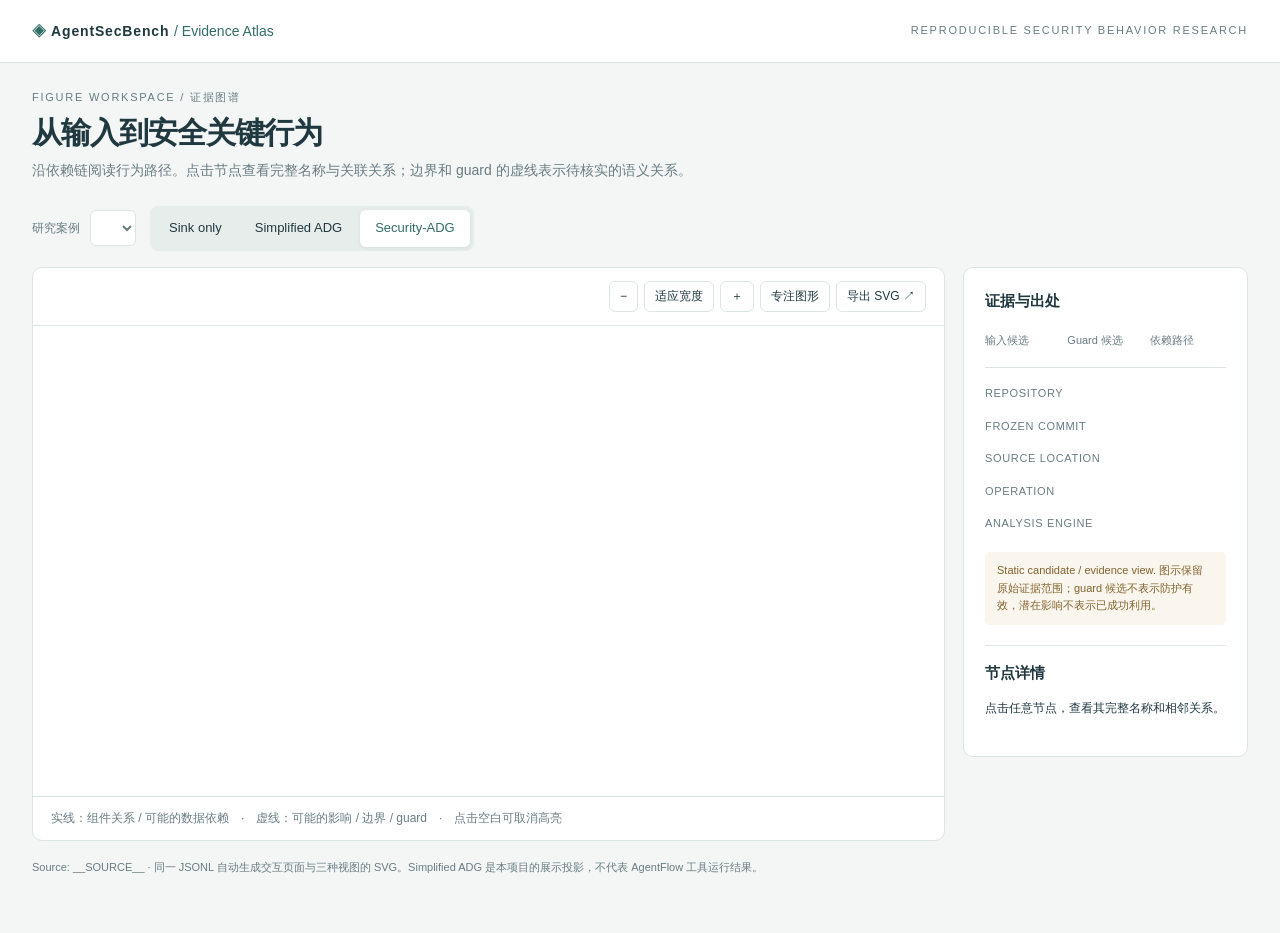
<file: scripts/security_adg_showcase.html>
<!doctype html>
<html lang="zh-CN"><head><meta charset="utf-8"><meta name="viewport" content="width=device-width,initial-scale=1">
<title>AgentSecBench · Security-ADG Atlas</title>
<style>
:root{--ink:#203940;--muted:#697c82;--line:#dce5e5;--teal:#326e68;--paper:#fff;--bg:#f3f6f5}*{box-sizing:border-box}body{margin:0;color:var(--ink);background:var(--bg);font:14px/1.6 "Segoe UI","Microsoft YaHei",sans-serif}button,select,a{ -webkit-tap-highlight-color:transparent}button,select{font:inherit;color:inherit}button,a.download{cursor:pointer;border:1px solid var(--line);background:white;border-radius:6px;padding:7px 13px;text-decoration:none;color:var(--ink)}button:hover,a.download:hover{border-color:var(--teal);background:#f0f6f4}button:focus-visible,select:focus-visible,a:focus-visible{outline:3px solid #91bcb4;outline-offset:3px}header{background:#fff;border-bottom:1px solid var(--line)}.masthead{max-width:1640px;margin:auto;padding:20px 32px;display:flex;align-items:center;justify-content:space-between;gap:20px}.brand{font-weight:700;letter-spacing:.06em}.brand span{color:var(--teal)}.eyebrow{font-size:11px;letter-spacing:.16em;text-transform:uppercase;color:var(--muted)}main{max-width:1640px;margin:auto;padding:26px 32px 40px}h1{font-size:30px;letter-spacing:-.035em;line-height:1.25;margin:7px 0 8px;font-weight:650}p{margin:6px 0 16px}.intro{color:var(--muted);max-width:820px}.toolbar{display:flex;align-items:center;gap:14px;flex-wrap:wrap;margin:24px 0 16px}label{display:flex;align-items:center;gap:10px;font-size:12px;color:var(--muted)}select{max-width:460px;border:1px solid var(--line);border-radius:6px;background:white;padding:9px 12px}.views{display:flex;background:#e7edeb;padding:4px;border-radius:8px;gap:3px}.views button{background:transparent;border-color:transparent;font-size:13px;padding:7px 14px}.views button[aria-pressed=true]{background:white;box-shadow:0 1px 4px #20394015;color:var(--teal)}.workspace{display:grid;grid-template-columns:minmax(0,1fr) 285px;gap:18px;align-items:start}.canvas,.details{border:1px solid var(--line);background:var(--paper);border-radius:10px;overflow:hidden}.canvasbar{display:flex;justify-content:space-between;align-items:center;padding:13px 18px;border-bottom:1px solid var(--line);gap:12px;flex-wrap:wrap}.canvasbar strong{font-size:13px}.canvasbar span{font-size:12px;color:var(--muted)}.actions{display:flex;gap:6px;align-items:center}.actions button,.actions a{font-size:12px;padding:5px 10px}.viewport{overflow:auto;max-height:calc(100vh - 270px);min-height:470px;padding:10px;background:white}.viewport svg{display:block;width:100%;height:auto;margin:0 auto;max-width:none}.node{cursor:pointer;outline:none}.node:focus rect,.node.active rect{stroke-width:3}.dim{opacity:.18}.edge,.node{transition:opacity .15s}.canvasfoot{padding:12px 18px;border-top:1px solid var(--line);font-size:12px;color:var(--muted)}.details{padding:21px}.details h2{font-size:15px;margin:0 0 15px}.counts{display:grid;grid-template-columns:repeat(3,1fr);gap:6px;border-bottom:1px solid var(--line);padding-bottom:17px;margin-bottom:17px}.counts b{display:block;font-size:23px;font-weight:600}.counts span{font-size:11px;color:var(--muted)}dl{margin:0}dt{font-size:11px;text-transform:uppercase;letter-spacing:.06em;color:var(--muted);margin-top:15px}dd{margin:4px 0 0;overflow-wrap:anywhere;font-size:12px}code{font-family:Consolas,monospace}.notice{background:#faf6ed;color:#81632e;border-radius:5px;padding:10px 12px;font-size:11px;margin-top:19px}.limitations{padding-left:16px;font-size:12px;color:var(--muted)}.selection{margin-top:20px;padding-top:15px;border-top:1px solid var(--line)}.selection p{font-family:Consolas,monospace;font-size:12px;overflow-wrap:anywhere}.footer{margin-top:18px;font-size:11px;color:var(--muted);overflow-wrap:anywhere}.focus .workspace{grid-template-columns:1fr}.focus .details{display:none}.focus .viewport{max-height:none}.focus .intro,.focus h1,.focus .eyebrow{display:none}noscript{display:block;padding:20px}.empty{padding:40px;color:var(--muted)}
@media(max-width:1000px){.workspace{grid-template-columns:1fr}.details{display:grid;grid-template-columns:1fr 1fr;gap:0 24px}.details h2,.counts{grid-column:1/-1}.viewport{max-height:none}.viewport svg{min-width:760px}.masthead,main{padding:18px}.toolbar{align-items:stretch}select{max-width:100%;width:100%}label{width:100%}.views{overflow:auto}.views button{white-space:nowrap}.masthead .eyebrow{display:none}}
@media print{@page{size:A4 landscape;margin:10mm}header,.intro,.toolbar,.details,.canvasbar,.canvasfoot,.footer,h1,main>.eyebrow{display:none!important}body,main{background:white;padding:0;margin:0}.workspace{display:block}.canvas{border:0}.viewport{overflow:visible;max-height:none;min-height:0;padding:0}.viewport svg{width:auto!important;min-width:0;height:175mm;max-width:100%}}
</style></head><body>
<header><div class="masthead"><div class="brand"><span>◈</span> AgentSecBench <span style="font-weight:400;letter-spacing:0">/ Evidence Atlas</span></div><div class="eyebrow">Reproducible security behavior research</div></div></header>
<main><div class="eyebrow">Figure workspace / 证据图谱</div><h1>从输入到安全关键行为</h1><p class="intro">沿依赖链阅读行为路径。点击节点查看完整名称与关联关系；边界和 guard 的虚线表示待核实的语义关系。</p>
<div class="toolbar"><label>研究案例 <select id="case" aria-label="研究案例"></select></label><div class="views" aria-label="图视图"><button data-view="sink_only" aria-pressed="false">Sink only</button><button data-view="plain_adg" aria-pressed="false">Simplified ADG</button><button data-view="security_adg" aria-pressed="true">Security-ADG</button></div></div>
<div class="workspace"><section class="canvas"><div class="canvasbar"><div><strong id="title"></strong><br><span id="viewnote"></span></div><div class="actions"><button id="zoomout" aria-label="缩小">−</button><button id="fit">适应宽度</button><button id="zoomin" aria-label="放大">＋</button><button id="focus" aria-pressed="false">专注图形</button><a class="download" id="download" download>导出 SVG ↗</a></div></div><div class="viewport" id="viewport"><div id="figure"></div></div><div class="canvasfoot">实线：组件关系 / 可能的数据依赖　·　虚线：可能的影响 / 边界 / guard　·　点击空白可取消高亮</div></section>
<aside class="details"><h2>证据与出处</h2><div class="counts"><div><b id="sources"></b><span>输入候选</span></div><div><b id="guards"></b><span>Guard 候选</span></div><div><b id="paths"></b><span>依赖路径</span></div></div><dl><dt>Repository</dt><dd id="repo"></dd><dt>Frozen commit</dt><dd><code id="commit"></code></dd><dt>Source location</dt><dd id="file"></dd><dt>Operation</dt><dd><code id="operation"></code></dd><dt>Analysis engine</dt><dd id="engine"></dd></dl><div><div class="notice">Static candidate / evidence view. 图示保留原始证据范围；guard 候选不表示防护有效，潜在影响不表示已成功利用。</div><ul id="limitations" class="limitations"></ul><div class="selection"><h2>节点详情</h2><p id="nodeinfo">点击任意节点，查看其完整名称和相邻关系。</p></div></div></aside></div>
<p class="footer">Source: __SOURCE__ · 同一 JSONL 自动生成交互页面与三种视图的 SVG。Simplified ADG 是本项目的展示投影，不代表 AgentFlow 工具运行结果。</p>
<noscript>交互视图需要 JavaScript。可直接打开 figures/ 目录中的独立 SVG 图。</noscript></main>
<script>
const cases=__CASES__;
let current=0,view='security_adg',zoom=100,downloadUrl;
const el=id=>document.getElementById(id);
const names={sink_only:'Sink only',plain_adg:'Simplified ADG',security_adg:'Security-ADG'};
function clearSelection(){document.querySelectorAll('.dim,.active').forEach(n=>n.classList.remove('dim','active'));el('nodeinfo').textContent='点击任意节点，查看其完整名称和相邻关系。';}
function selectNode(id){clearSelection();const c=cases[current],spec=c.views[view]||{},allowed=new Set(spec.nodes||[]);const edges=c.edges.filter(e=>(e.from===id||e.to===id)&&allowed.has(e.from)&&allowed.has(e.to)&&(spec.edges||[]).includes(e.type));const neighbors=new Set([id,...edges.flatMap(e=>[e.from,e.to])]);document.querySelectorAll('.node').forEach(n=>{n.classList.toggle('dim',!neighbors.has(n.dataset.id));n.classList.toggle('active',n.dataset.id===id)});document.querySelectorAll('.edge').forEach(e=>e.classList.toggle('dim',e.dataset.from!==id&&e.dataset.to!==id));const n=c.nodes.find(n=>n.id===id);el('nodeinfo').textContent=n.label+'\n'+n.type+' · '+edges.length+' 条关联关系';}
function size(){const svg=el('figure').querySelector('svg');if(svg)svg.style.width=zoom+'%';el('fit').textContent=zoom===100?'适应宽度':zoom+'%';}
function render(){const c=cases[current];el('figure').innerHTML=c.figures[view];el('title').textContent=c.candidateId+' · '+names[view];el('viewnote').textContent=view==='plain_adg'?'本项目简化投影 · 非 AgentFlow 基线输出':'冻结源码证据 · 可追溯节点与关系';['sources','guards','paths'].forEach(k=>el(k).textContent=c.counts[k]);['repo','commit','operation','engine'].forEach(k=>el(k).textContent=c[k]);el('file').textContent=c.file+(c.lines.length?' : '+c.lines.join(', '):'');el('limitations').replaceChildren(...c.limitations.map(t=>{const li=document.createElement('li');li.textContent=t;return li}));document.querySelectorAll('[data-view]').forEach(b=>b.setAttribute('aria-pressed',String(b.dataset.view===view)));if(downloadUrl)URL.revokeObjectURL(downloadUrl);downloadUrl=URL.createObjectURL(new Blob([c.figures[view]],{type:'image/svg+xml;charset=utf-8'}));el('download').href=downloadUrl;el('download').download=c.exportStem+'-'+view+'.svg';document.querySelectorAll('.node').forEach(n=>{n.addEventListener('click',e=>{e.stopPropagation();selectNode(n.dataset.id)});n.addEventListener('keydown',e=>{if(e.key==='Enter'||e.key===' '){e.preventDefault();selectNode(n.dataset.id)}})});clearSelection();size();}
cases.forEach((c,i)=>{const option=document.createElement('option');option.value=i;option.textContent=c.candidateId+' / '+c.repo;el('case').append(option)});
el('case').addEventListener('change',e=>{current=Number(e.target.value);render()});document.querySelectorAll('[data-view]').forEach(b=>b.addEventListener('click',()=>{view=b.dataset.view;render()}));el('zoomin').onclick=()=>{zoom=Math.min(250,zoom+25);size()};el('zoomout').onclick=()=>{zoom=Math.max(50,zoom-25);size()};el('fit').onclick=()=>{zoom=100;size()};el('focus').onclick=()=>{const active=document.body.classList.toggle('focus');el('focus').setAttribute('aria-pressed',String(active));el('focus').textContent=active?'显示证据':'专注图形'};el('viewport').onclick=clearSelection;render();
</script></body></html>
</file>
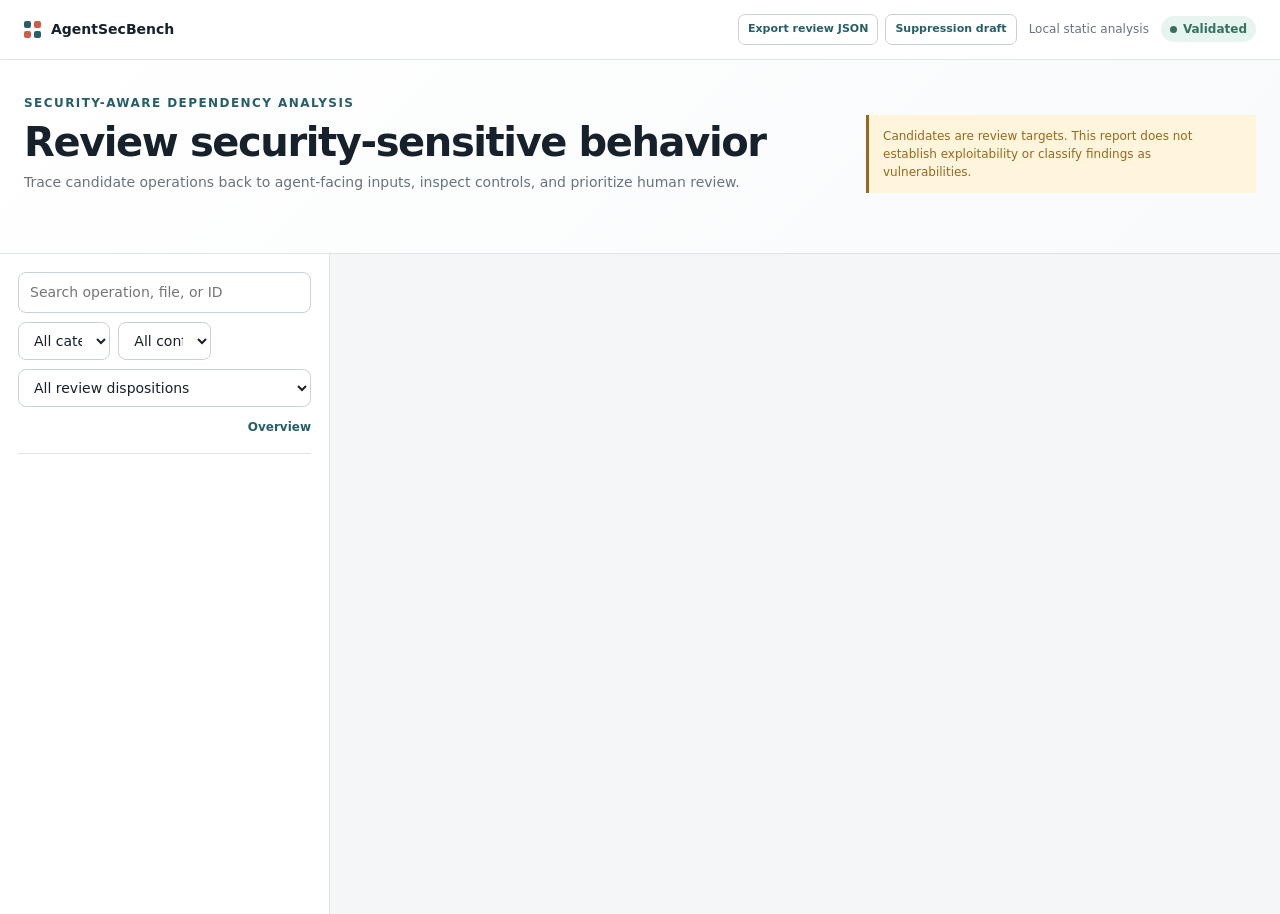
<file: src/agentsecbench/report/template.html>
<!doctype html>
<html lang="en">
<head>
  <meta charset="utf-8">
  <meta name="viewport" content="width=device-width,initial-scale=1">
  <meta name="color-scheme" content="light dark">
  <title>AgentSecBench · Analysis Report</title>
  <style>
    :root{--bg:#f4f6f8;--surface:#fff;--surface-2:#f8fafb;--ink:#17212b;--muted:#68737d;--line:#dfe4e8;--line-strong:#c9d1d8;--primary:#265f68;--primary-soft:#e8f1f2;--accent:#cf5d43;--accent-soft:#fbece8;--green:#34715f;--green-soft:#e8f4ef;--amber:#96691f;--amber-soft:#fff4dc;--purple:#6b5b91;--purple-soft:#f0edf8;--code:#14232b;--code-ink:#dce8eb;--shadow:0 8px 28px rgba(26,40,51,.07)}
    @media(prefers-color-scheme:dark){:root{--bg:#10171c;--surface:#182229;--surface-2:#202c33;--ink:#e8eef0;--muted:#a6b2b8;--line:#314049;--line-strong:#43545d;--primary:#83bac0;--primary-soft:#233d42;--accent:#ef927c;--accent-soft:#472d2a;--green:#82c4ae;--green-soft:#213d35;--amber:#e4bd72;--amber-soft:#443822;--purple:#b6a6dc;--purple-soft:#342e49;--code:#0c1418;--code-ink:#dce8eb;--shadow:none}}
    *{box-sizing:border-box}html,body{margin:0;min-height:100%;background:var(--bg);color:var(--ink);font:14px/1.5 Inter,ui-sans-serif,system-ui,-apple-system,"Segoe UI",sans-serif}button,input,select,textarea{font:inherit;color:inherit}button{cursor:pointer}button:focus-visible,input:focus-visible,select:focus-visible,textarea:focus-visible{outline:3px solid color-mix(in srgb,var(--primary) 35%,transparent);outline-offset:2px}
    .appbar{display:flex;align-items:center;justify-content:space-between;gap:20px;padding:14px 24px;background:var(--surface);border-bottom:1px solid var(--line);position:sticky;top:0;z-index:10}.brand{display:flex;align-items:center;gap:10px;font-weight:700}.logo{display:grid;grid-template-columns:repeat(2,7px);gap:3px;width:17px}.logo i{display:block;width:7px;height:7px;border-radius:2px;background:var(--primary)}.logo i:nth-child(2),.logo i:nth-child(3){background:var(--accent)}.appmeta{display:flex;align-items:center;gap:12px;color:var(--muted);font-size:12px}.health{display:inline-flex;align-items:center;gap:6px;padding:4px 9px;border-radius:999px;background:var(--green-soft);color:var(--green);font-weight:650}.health.bad{background:var(--accent-soft);color:var(--accent)}.dot{width:7px;height:7px;border-radius:50%;background:currentColor}
    .hero{padding:34px max(24px,calc((100% - 1440px)/2));background:linear-gradient(135deg,var(--surface),var(--surface-2));border-bottom:1px solid var(--line)}.hero-top{display:flex;justify-content:space-between;gap:24px;align-items:flex-end}.kicker{color:var(--primary);font-size:12px;font-weight:700;letter-spacing:.12em;text-transform:uppercase}.hero h1{font-size:clamp(27px,4vw,40px);line-height:1.12;letter-spacing:-.035em;margin:8px 0}.hero p{margin:0;max-width:760px;color:var(--muted)}.claim{max-width:390px;padding:12px 14px;border-left:3px solid var(--amber);background:var(--amber-soft);color:var(--amber);font-size:12px}.metrics{display:grid;grid-template-columns:repeat(5,minmax(120px,1fr));gap:12px;margin-top:26px}.metric{background:var(--surface);border:1px solid var(--line);border-radius:10px;padding:14px 16px;box-shadow:var(--shadow)}.metric-value{display:block;font-size:24px;font-weight:700;line-height:1.1;font-variant-numeric:tabular-nums}.metric-label{display:block;color:var(--muted);font-size:12px;margin-top:5px}.metric-detail{display:block;color:var(--primary);font-size:11px;margin-top:3px}
    .workspace{display:grid;grid-template-columns:330px minmax(0,1fr);max-width:1440px;margin:0 auto;min-height:660px}.sidebar{background:var(--surface);border-right:1px solid var(--line);padding:18px;min-width:0}.filters{display:grid;gap:9px;padding-bottom:15px;border-bottom:1px solid var(--line);position:sticky;top:61px;background:var(--surface);z-index:3}#search,.filters select{width:100%;border:1px solid var(--line-strong);background:var(--surface);border-radius:8px;padding:9px 11px}.filter-row{display:grid;grid-template-columns:repeat(3,minmax(0,1fr));gap:8px}.queue-meta{display:flex;align-items:center;justify-content:space-between;color:var(--muted);font-size:12px}.overview-link,.back{border:0;background:transparent;color:var(--primary);padding:2px 0;font-weight:650}.case-list{display:grid;gap:7px;padding-top:12px}.case{width:100%;text-align:left;border:1px solid transparent;border-radius:9px;background:transparent;padding:10px;color:var(--ink)}.case:hover{background:var(--surface-2);border-color:var(--line)}.case.active{background:var(--primary-soft);border-color:color-mix(in srgb,var(--primary) 38%,var(--line))}.case-top{display:flex;align-items:center;justify-content:space-between;gap:8px}.case-op{font-weight:650;overflow:hidden;text-overflow:ellipsis;white-space:nowrap}.confidence{font-size:10px;text-transform:uppercase;letter-spacing:.05em;color:var(--muted)}.confidence.high{color:var(--accent);font-weight:700}.case-category{display:flex;align-items:center;gap:6px;color:var(--primary);font-size:11px;margin:3px 0}.case-file{display:block;color:var(--muted);font:11px/1.4 ui-monospace,SFMono-Regular,Consolas,monospace;overflow:hidden;text-overflow:ellipsis;white-space:nowrap}.status-dot{width:6px;height:6px;border-radius:50%;background:var(--muted)}.status-dot.blocking{background:var(--accent)}.status-dot.suppressed{background:var(--green)}.status-dot.existing{background:var(--purple)}
    .content{min-width:0;padding:26px 30px 60px}.section-head{display:flex;align-items:flex-start;justify-content:space-between;gap:20px;margin-bottom:18px}.section-head h2{font-size:24px;line-height:1.2;letter-spacing:-.02em;margin:0 0 5px}.section-head p{margin:0;color:var(--muted)}.eyebrow{color:var(--primary);font:700 11px ui-monospace,SFMono-Regular,Consolas,monospace;letter-spacing:.06em}.verified{white-space:nowrap;color:var(--green);background:var(--green-soft);border-radius:999px;padding:5px 9px;font-size:11px;font-weight:700}.verified.bad{color:var(--accent);background:var(--accent-soft)}
    .overview-grid{display:grid;grid-template-columns:minmax(0,1.15fr) minmax(300px,.85fr);gap:16px}.panel{background:var(--surface);border:1px solid var(--line);border-radius:11px;box-shadow:var(--shadow);padding:18px}.panel h3{font-size:14px;margin:0 0 4px}.panel-intro{color:var(--muted);font-size:12px;margin:0 0 17px}.policy-panel{grid-column:1/-1}.policy-stats{display:grid;grid-template-columns:repeat(4,1fr);gap:10px}.policy-stat{background:var(--surface-2);border-radius:8px;padding:11px}.policy-stat strong{display:block;font-size:19px}.policy-stat span{font-size:11px;color:var(--muted)}.policy-stat.blocking strong{color:var(--accent)}.category-bars{display:grid;gap:13px}.bar-button{display:grid;grid-template-columns:minmax(125px,1fr) minmax(100px,2fr) 38px;gap:12px;align-items:center;width:100%;border:0;background:transparent;padding:0;text-align:left}.bar-label{overflow:hidden;text-overflow:ellipsis;white-space:nowrap}.bar-track{height:8px;border-radius:99px;background:var(--surface-2);overflow:hidden}.bar-fill{display:block;height:100%;background:var(--primary);border-radius:99px}.bar-value{text-align:right;font-variant-numeric:tabular-nums;color:var(--muted)}.coverage{display:grid;gap:15px}.coverage-row{display:grid;grid-template-columns:1fr auto;gap:7px}.coverage-label{font-weight:600}.coverage-value{color:var(--muted);font-variant-numeric:tabular-nums}.coverage-track{grid-column:1/-1;height:7px;border-radius:99px;background:var(--surface-2);overflow:hidden}.coverage-fill{display:block;height:100%;border-radius:99px;background:var(--green)}.coverage-row:nth-child(3) .coverage-fill{background:var(--purple)}.coverage-row:nth-child(4) .coverage-fill{background:var(--amber)}.explain{margin-top:16px;background:var(--surface-2);border-radius:9px;padding:14px}.explain strong{display:block;margin-bottom:5px}.explain p{margin:0;color:var(--muted);font-size:12px}.recent{grid-column:1/-1}.table-wrap{overflow-x:auto}.table{width:100%;border-collapse:collapse}.table th{text-align:left;color:var(--muted);font-size:11px;font-weight:650;border-bottom:1px solid var(--line);padding:8px}.table td{border-bottom:1px solid var(--line);padding:10px 8px}.table tr:last-child td{border-bottom:0}.table button{border:0;background:transparent;color:var(--primary);font-weight:650;padding:0;text-align:left}.mono{font-family:ui-monospace,SFMono-Regular,Consolas,monospace;font-size:11px}.empty{padding:54px 24px;text-align:center;color:var(--muted);background:var(--surface);border:1px dashed var(--line-strong);border-radius:11px}
    .badges{display:flex;flex-wrap:wrap;gap:6px;margin-top:10px}.badge{display:inline-flex;align-items:center;border-radius:999px;padding:3px 8px;background:var(--surface-2);color:var(--muted);font-size:11px}.badge.category{background:var(--primary-soft);color:var(--primary)}.badge.high{background:var(--accent-soft);color:var(--accent)}.viewbar{display:flex;align-items:center;justify-content:space-between;gap:12px;flex-wrap:wrap;margin:18px 0 10px}.tabs{display:flex;gap:5px}.tab{border:1px solid var(--line-strong);background:var(--surface);border-radius:7px;padding:7px 10px;color:var(--muted);font-weight:650}.tab.active{background:var(--primary);border-color:var(--primary);color:var(--surface)}.legend{display:flex;gap:12px;flex-wrap:wrap;color:var(--muted);font-size:11px}.legend span{display:inline-flex;align-items:center;gap:5px}.legend i{display:inline-block;width:18px;height:2px;background:var(--muted)}.legend .inferred{background:repeating-linear-gradient(90deg,var(--muted) 0 5px,transparent 5px 8px)}
    .graph{background:var(--surface);border:1px solid var(--line);border-radius:11px;box-shadow:var(--shadow);overflow:auto;min-height:390px}.graph svg{display:block;width:100%;min-width:830px;height:auto}.lane-label{font-size:10px;letter-spacing:.08em;font-weight:700;fill:var(--muted)}.lane-line{stroke:var(--line);stroke-width:1}.node rect{stroke-width:1.2}.node text{pointer-events:none}.node-type{font-size:9px;font-weight:700;letter-spacing:.07em}.node-label{font-size:12px;font-weight:650;fill:var(--ink)}.edge{fill:none;stroke-width:1.6}.edge.inferred{stroke-dasharray:6 5}.edge-label{font-size:9px;fill:var(--muted)}
    .detail-grid{display:grid;grid-template-columns:minmax(0,1.25fr) minmax(300px,.75fr);gap:16px;margin-top:16px}.code{background:var(--code);color:var(--code-ink);border-radius:8px;padding:13px;overflow:auto;font:12px/1.65 ui-monospace,SFMono-Regular,Consolas,monospace}.code-line{display:grid;grid-template-columns:38px 1fr;gap:11px}.ln{color:#7f969f;text-align:right;user-select:none}.path-list{display:grid;gap:8px;margin-top:12px}.path{display:flex;flex-wrap:wrap;gap:5px;align-items:center}.path-part{background:var(--primary-soft);color:var(--primary);border-radius:5px;padding:3px 6px;font:11px ui-monospace,SFMono-Regular,Consolas,monospace}.arrow{color:var(--muted)}.meta{display:grid;grid-template-columns:118px minmax(0,1fr);gap:8px 10px;margin:0}.meta dt{color:var(--muted)}.meta dd{margin:0;overflow-wrap:anywhere}.limitations{margin:15px 0 0;padding:0;list-style:none}.limitations li{font-size:12px;color:var(--muted);margin:6px 0;padding-left:14px;position:relative}.limitations li:before{content:"";width:5px;height:5px;border-radius:50%;background:var(--amber);position:absolute;left:0;top:7px}.notice{border-left:3px solid var(--amber);background:var(--amber-soft);padding:10px 12px;margin-top:15px;color:var(--amber);font-size:12px}.footer{margin-top:17px;color:var(--muted);font-size:11px}
    .export-actions{display:flex;gap:7px;flex-wrap:wrap}.export-button{border:1px solid var(--line-strong);background:var(--surface);border-radius:7px;padding:6px 9px;color:var(--primary);font-size:11px;font-weight:650}.export-button:hover{background:var(--primary-soft)}.review-panel{grid-column:1/-1;border-left:4px solid var(--primary)}.review-form{display:grid;grid-template-columns:minmax(210px,.65fr) minmax(280px,1.35fr);gap:14px}.review-field{display:grid;gap:6px}.review-field label{font-size:11px;font-weight:700;color:var(--muted);text-transform:uppercase;letter-spacing:.04em}.review-field select,.review-field textarea{width:100%;border:1px solid var(--line-strong);background:var(--surface);border-radius:8px;padding:9px 10px}.review-field textarea{min-height:78px;resize:vertical}.review-help,.save-status{font-size:11px;color:var(--muted)}.save-status{min-height:17px;margin-top:8px}.review-panel .notice{margin-top:12px}.review-summary{grid-column:1/-1}.review-stats{display:grid;grid-template-columns:repeat(5,minmax(0,1fr));gap:8px}.review-stat{border:0;text-align:left;background:var(--surface-2);border-radius:8px;padding:10px}.review-stat strong{display:block;font-size:18px}.review-stat span{font-size:10px;color:var(--muted)}.review-marker{display:inline-block;margin-left:6px;padding:1px 5px;border-radius:999px;background:var(--primary-soft);color:var(--primary);font-size:9px;vertical-align:1px}
    @media(max-width:980px){.metrics{grid-template-columns:repeat(3,1fr)}.workspace{grid-template-columns:1fr}.sidebar{border-right:0;border-bottom:1px solid var(--line)}.filters{position:static}.case-list{grid-template-columns:repeat(auto-fit,minmax(220px,1fr));max-height:320px;overflow:auto}.overview-grid,.detail-grid{grid-template-columns:1fr}.recent{grid-column:auto}}@media(max-width:720px){.review-form{grid-template-columns:1fr}.review-stats{grid-template-columns:repeat(2,1fr)}.appmeta>span:not(.health){display:none}}@media(max-width:620px){.appbar{padding:12px 16px;align-items:flex-start}.appmeta{align-items:flex-end;flex-direction:column-reverse}.export-actions{justify-content:flex-end}.hero{padding:24px 16px}.hero-top{display:block}.claim{margin-top:16px;max-width:none}.metrics{grid-template-columns:repeat(2,1fr)}.content{padding:20px 16px 44px}.sidebar{padding:14px}.filter-row{grid-template-columns:1fr}.section-head{display:block}.verified{display:inline-flex;margin-top:12px}.bar-button{grid-template-columns:minmax(110px,1fr) minmax(70px,1.3fr) 30px}.legend{display:none}.metric{padding:12px}.metric-value{font-size:21px}}@media print{.appbar,.sidebar,.back,.tabs,.export-actions,.review-panel{display:none}.hero{padding:18px;background:transparent}.workspace{display:block}.content{padding:18px}.panel,.graph,.metric{box-shadow:none}.graph{break-inside:avoid}}
  </style>
</head>
<body>
  <header class="appbar"><div class="brand"><span class="logo" aria-hidden="true"><i></i><i></i><i></i><i></i></span>AgentSecBench</div><div class="appmeta"><div class="export-actions"><button class="export-button" id="exportReviews" type="button">Export review JSON</button><button class="export-button" id="exportSuppressions" type="button">Suppression draft</button></div><span>Local static analysis</span><span class="health" id="health"><i class="dot"></i><span id="healthText">Validated</span></span></div></header>
  <section class="hero"><div class="hero-top"><div><div class="kicker">Security-aware dependency analysis</div><h1>Review security-sensitive behavior</h1><p>Trace candidate operations back to agent-facing inputs, inspect controls, and prioritize human review.</p></div><div class="claim">Candidates are review targets. This report does not establish exploitability or classify findings as vulnerabilities.</div></div><div class="metrics" id="metrics"></div></section>
  <div class="workspace"><aside class="sidebar" aria-label="Candidate queue"><div class="filters"><input id="search" type="search" placeholder="Search operation, file, or ID" aria-label="Search candidates"><div class="filter-row"><select id="category" aria-label="Filter by category"><option value="">All categories</option></select><select id="confidence" aria-label="Filter by confidence"><option value="">All confidence</option><option value="high">High</option><option value="medium">Medium</option></select><select id="policyStatus" aria-label="Filter by policy status" hidden><option value="">All policy status</option><option value="blocking">Blocking</option><option value="new">New</option><option value="existing">Existing</option><option value="suppressed">Suppressed</option></select></div><select id="reviewStatus" aria-label="Filter by human review disposition"><option value="">All review dispositions</option><option value="unreviewed">Unreviewed</option><option value="investigate">Investigate</option><option value="action_required">Action required</option><option value="accepted_behavior">Accepted behavior</option><option value="not_relevant">Not relevant</option></select><div class="queue-meta"><span id="visibleCount" aria-live="polite"></span><button class="overview-link" id="overviewButton" type="button">Overview</button></div></div><div class="case-list" id="caseList"></div></aside><main class="content" id="main"></main></div>
  <script id="report-data" type="application/json">__AGENTSECBENCH_REPORT_DATA__</script>
  <script>
  (()=>{'use strict';
    const data=JSON.parse(document.getElementById('report-data').textContent),cases=data.cases||[],policy=data.policy||null,$=id=>document.getElementById(id),svgNS='http://www.w3.org/2000/svg';
    const reviewKinds=['unreviewed','investigate','action_required','accepted_behavior','not_relevant'],reviewKey=data.reviewStorageKey||'agentsecbench-review-v1-default';
    let reviews={};try{const stored=JSON.parse(localStorage.getItem(reviewKey)||'{}');if(stored&&typeof stored==='object'&&!Array.isArray(stored))reviews=stored}catch(error){reviews={}}
    const state={selected:null,view:'security_adg',query:'',category:'',confidence:'',policyStatus:'',reviewStatus:''},pretty=value=>String(value||'unknown').replaceAll('_',' ');
    const metricData=[['Candidates',cases.length,'review queue'],['With dependency path',data.summary.graphs_with_dependency_path||0,'input evidence'],['Cross-function',data.summary.graphs_with_interprocedural_source||0,'project propagation'],['Guard evidence',data.summary.graphs_with_guard_candidate||0,'control candidates'],['Graph validation',data.validation.valid?'Pass':'Fail',`${data.validation.error_count||0} errors`]];
    metricData.forEach(([label,value,detail])=>{const box=document.createElement('div');box.className='metric';const strong=document.createElement('span');strong.className='metric-value';strong.textContent=value;const name=document.createElement('span');name.className='metric-label';name.textContent=label;const small=document.createElement('span');small.className='metric-detail';small.textContent=detail;box.append(strong,name,small);$('metrics').append(box)});if(!data.validation.valid){$('health').classList.add('bad');$('healthText').textContent='Validation failed'}
    ;[...new Set(cases.map(item=>item.category))].sort().forEach(value=>{const option=document.createElement('option');option.value=value;option.textContent=pretty(value);$('category').append(option)});if(policy)$('policyStatus').hidden=false;
    function matchesPolicy(item){if(!state.policyStatus)return true;if(!item.policy)return false;if(state.policyStatus==='blocking')return item.policy.blocking;if(state.policyStatus==='suppressed')return item.policy.suppressed;if(state.policyStatus==='existing')return item.policy.baselineStatus==='existing';return item.policy.baselineStatus==='new'}
    function reviewFor(item){const value=reviews[item.candidateId];return value&&reviewKinds.includes(value.disposition)?value:{disposition:'unreviewed',note:'',updatedAt:null}}
    function filtered(){const query=state.query.toLowerCase();return cases.filter(item=>(!state.category||item.category===state.category)&&(!state.confidence||item.confidence===state.confidence)&&(!state.reviewStatus||reviewFor(item).disposition===state.reviewStatus)&&matchesPolicy(item)&&(!query||[item.candidateId,item.file,item.operation,item.category,...item.frameworks].join(' ').toLowerCase().includes(query)))}
    function selectCase(id){state.selected=id;renderList();renderContent()}
    function renderList(){const list=$('caseList'),visible=filtered();list.replaceChildren();$('visibleCount').textContent=`${visible.length} of ${cases.length}`;visible.forEach(item=>{const button=document.createElement('button');button.type='button';button.className='case'+(item.candidateId===state.selected?' active':'');button.setAttribute('aria-label',`${item.operation}, ${pretty(item.category)}, ${item.file} line ${item.lineStart}`);const top=document.createElement('span');top.className='case-top';const op=document.createElement('span');op.className='case-op';op.textContent=item.operation;const confidence=document.createElement('span');confidence.className='confidence '+item.confidence;confidence.textContent=item.confidence;top.append(op,confidence);const category=document.createElement('span');category.className='case-category';if(item.policy){const dot=document.createElement('i');dot.className='status-dot '+(item.policy.blocking?'blocking':item.policy.suppressed?'suppressed':item.policy.baselineStatus==='existing'?'existing':'new');category.append(dot)}category.append(document.createTextNode(pretty(item.category)));const file=document.createElement('span');file.className='case-file';file.textContent=`${item.file}:${item.lineStart}`;button.append(top,category,file);button.onclick=()=>selectCase(item.candidateId);list.append(button)});if(!visible.length){const empty=document.createElement('div');empty.className='empty';empty.textContent='No candidates match these filters.';list.append(empty)}}
    function coverageRow(parent,label,value,total){const row=document.createElement('div');row.className='coverage-row';const name=document.createElement('span');name.className='coverage-label';name.textContent=label;const count=document.createElement('span');count.className='coverage-value';count.textContent=`${value} / ${total}`;const track=document.createElement('div');track.className='coverage-track';const fill=document.createElement('span');fill.className='coverage-fill';fill.style.width=`${total?Math.round(value/total*100):0}%`;track.append(fill);row.append(name,count,track);parent.append(row)}
    function renderOverview(){const main=$('main');main.replaceChildren();const head=document.createElement('div');head.className='section-head';head.innerHTML='<div><h2>Analysis overview</h2><p>Coverage and evidence available for the current candidate population.</p></div>';main.append(head);if(!cases.length){const empty=document.createElement('div');empty.className='empty';empty.innerHTML='<strong>No candidates detected</strong><br>The scan completed without emitting security-sensitive behavior candidates.';main.append(empty);return}const grid=document.createElement('div');grid.className='overview-grid';const categoryPanel=document.createElement('section');categoryPanel.className='panel';categoryPanel.innerHTML='<h3>Candidate categories</h3><p class="panel-intro">Select a category to filter the review queue.</p>';const bars=document.createElement('div');bars.className='category-bars';const counts={};cases.forEach(item=>counts[item.category]=(counts[item.category]||0)+1);const max=Math.max(...Object.values(counts),1);Object.entries(counts).sort((a,b)=>b[1]-a[1]||a[0].localeCompare(b[0])).forEach(([category,count])=>{const button=document.createElement('button');button.type='button';button.className='bar-button';const label=document.createElement('span');label.className='bar-label';label.textContent=pretty(category);const track=document.createElement('span');track.className='bar-track';const fill=document.createElement('span');fill.className='bar-fill';fill.style.width=`${Math.max(4,count/max*100)}%`;track.append(fill);const value=document.createElement('span');value.className='bar-value';value.textContent=count;button.append(label,track,value);button.onclick=()=>{state.category=category;$('category').value=category;renderList()};bars.append(button)});categoryPanel.append(bars);const coveragePanel=document.createElement('section');coveragePanel.className='panel';coveragePanel.innerHTML='<h3>Evidence coverage</h3><p class="panel-intro">Presence of static context, not proof of vulnerability.</p>';const coverage=document.createElement('div');coverage.className='coverage';coverageRow(coverage,'Dependency path',cases.filter(item=>item.counts.paths>0).length,cases.length);coverageRow(coverage,'Framework context',cases.filter(item=>item.frameworks.length>0).length,cases.length);coverageRow(coverage,'Cross-function source',cases.filter(item=>item.interprocedural.expanded_sources>0).length,cases.length);coverageRow(coverage,'Guard candidate',cases.filter(item=>item.counts.guards>0).length,cases.length);coveragePanel.append(coverage);const explain=document.createElement('div');explain.className='explain';explain.innerHTML='<strong>Recommended review order</strong><p>Start with candidates that combine agent-facing source evidence, a dependency path, and an external effect. Inspect guard candidates before drawing conclusions.</p>';coveragePanel.append(explain);const recent=document.createElement('section');recent.className='panel recent';recent.innerHTML='<h3>Candidate index</h3><p class="panel-intro">Open a candidate to inspect its graph and source evidence.</p>';const wrap=document.createElement('div');wrap.className='table-wrap';const table=document.createElement('table');table.className='table';table.innerHTML='<thead><tr><th>Operation</th><th>Category</th><th>Confidence</th><th>Location</th><th>Context</th></tr></thead>';const body=document.createElement('tbody');cases.slice(0,12).forEach(item=>{const row=document.createElement('tr');const operation=document.createElement('td');const button=document.createElement('button');button.type='button';button.textContent=item.operation;button.onclick=()=>selectCase(item.candidateId);operation.append(button);const category=document.createElement('td');category.textContent=pretty(item.category);const confidence=document.createElement('td');confidence.textContent=item.confidence;const location=document.createElement('td');location.className='mono';location.textContent=`${item.file}:${item.lineStart}`;const context=document.createElement('td');context.textContent=item.counts.paths?`${item.counts.paths} path${item.counts.paths===1?'':'s'}`:'operation only';row.append(operation,category,confidence,location,context);body.append(row)});table.append(body);wrap.append(table);recent.append(wrap);grid.append(categoryPanel,coveragePanel,recent);main.append(grid)}
    const svgEl=(name,attrs={})=>{const node=document.createElementNS(svgNS,name);Object.entries(attrs).forEach(([key,value])=>node.setAttribute(key,value));return node},palette={input_source:['var(--primary-soft)','var(--primary)'],agent_or_program_symbol:['var(--green-soft)','var(--green)'],program_symbol:['var(--purple-soft)','var(--purple)'],security_sensitive_operation:['var(--accent-soft)','var(--accent)'],external_effect:['var(--surface-2)','var(--muted)'],trust_boundary:['var(--amber-soft)','var(--amber)'],guard_candidate:['var(--green-soft)','var(--green)']};
    const typeLabel=type=>({input_source:'INPUT SOURCE',agent_or_program_symbol:'AGENT / ENTRY',program_symbol:'CALL CHAIN',security_sensitive_operation:'SENSITIVE OPERATION',external_effect:'POTENTIAL EFFECT',trust_boundary:'TRUST BOUNDARY',guard_candidate:'GUARD CANDIDATE'}[type]||pretty(type).toUpperCase()),nodeLabel=node=>node.name||node.symbol||node.source_type||node.kind||node.target_class||node.boundary||node.type;
    function wrapText(value,width=25){const words=String(value).split(/([_.\-/])/),lines=[];let line='';words.forEach(word=>{if((line+word).length>width&&line){lines.push(line);line=word}else line+=word});if(line)lines.push(line);return lines.slice(0,3)}
    function drawGraph(item){const spec=item.views[state.view]||{nodes:[],edges:[]},allowed=new Set(spec.nodes||[]),nodes=item.nodes.filter(node=>allowed.has(node.id)),edgeTypes=new Set(spec.edges||[]),edges=item.edges.filter(edge=>allowed.has(edge.from)&&allowed.has(edge.to)&&edgeTypes.has(edge.type));const laneFor={input_source:0,agent_or_program_symbol:0,program_symbol:1,trust_boundary:1,security_sensitive_operation:2,external_effect:3,guard_candidate:3},groups=[[],[],[],[]];nodes.forEach(node=>groups[laneFor[node.type]??2].push(node));const width=1160,top=64,nodeW=224,nodeH=78,gapY=32,xs=[42,328,614,900],positions={};groups.forEach((group,column)=>group.forEach((node,index)=>positions[node.id]={x:xs[column],y:top+index*(nodeH+gapY),w:nodeW,h:nodeH}));const height=Math.max(390,...Object.values(positions).map(position=>position.y+position.h+60));const svg=svgEl('svg',{viewBox:`0 0 ${width} ${height}`,role:'img','aria-label':`${item.candidateId} ${pretty(state.view)} dependency graph`});const title=svgEl('title');title.textContent=`${item.operation} ${pretty(state.view)} graph`;svg.append(title);const desc=svgEl('desc');desc.textContent='Static candidate graph. Dashed edges are inferred and require review.';svg.append(desc);const defs=svgEl('defs');const marker=svgEl('marker',{id:'arrow',markerWidth:'8',markerHeight:'8',refX:'7',refY:'4',orient:'auto'});marker.append(svgEl('path',{d:'M0,1 L7,4 L0,7',fill:'none',stroke:'context-stroke','stroke-width':'1.2'}));defs.append(marker);svg.append(defs);['INPUT / ENTRY','PROGRAM FLOW','OPERATION','EFFECT / CONTROL'].forEach((label,index)=>{const text=svgEl('text',{x:String(xs[index]),y:'28',class:'lane-label'});text.textContent=label;svg.append(text);if(index)svg.append(svgEl('line',{x1:String(xs[index]-30),y1:'18',x2:String(xs[index]-30),y2:String(height-28),class:'lane-line'}))});edges.forEach(edge=>{const from=positions[edge.from],to=positions[edge.to];if(!from||!to)return;const x1=from.x+from.w,y1=from.y+from.h/2,x2=to.x,y2=to.y+to.h/2,middle=(x1+x2)/2,color=edge.type==='may_guard'?'var(--green)':edge.type==='may_cross'?'var(--amber)':edge.type==='flows_through'?'var(--purple)':'var(--muted)';const path=svgEl('path',{d:`M${x1},${y1} C${middle},${y1} ${middle},${y2} ${x2},${y2}`,stroke:color,'marker-end':'url(#arrow)',class:'edge '+(edge.status==='structural'?'':'inferred')});svg.append(path);const label=svgEl('text',{x:String(middle),y:String((y1+y2)/2-7),'text-anchor':'middle',class:'edge-label'});label.textContent=pretty(edge.type);svg.append(label)});nodes.forEach(node=>{const position=positions[node.id],[fill,stroke]=palette[node.type]||['var(--surface-2)','var(--muted)'],group=svgEl('g',{class:'node',transform:`translate(${position.x},${position.y})`});group.append(svgEl('rect',{width:position.w,height:position.h,rx:'8',fill,stroke,'stroke-dasharray':node.type==='guard_candidate'||node.type==='trust_boundary'?'5 3':''}));const type=svgEl('text',{x:'13',y:'19',fill:stroke,class:'node-type'});type.textContent=typeLabel(node.type);group.append(type);wrapText(nodeLabel(node)).forEach((line,index)=>{const text=svgEl('text',{x:'13',y:String(43+index*15),class:'node-label'});text.textContent=line;group.append(text)});svg.append(group)});return svg}
    function addMeta(parent,label,value){const dt=document.createElement('dt');dt.textContent=label;const dd=document.createElement('dd');dd.textContent=value;parent.append(dt,dd)}
    function renderCase(){const item=cases.find(candidate=>candidate.candidateId===state.selected);if(!item){renderOverview();return}const main=$('main');main.replaceChildren();const back=document.createElement('button');back.type='button';back.className='back';back.textContent='← Analysis overview';back.onclick=()=>{state.selected=null;renderList();renderContent()};main.append(back);const head=document.createElement('div');head.className='section-head';const left=document.createElement('div');const eye=document.createElement('div');eye.className='eyebrow';eye.textContent=item.candidateId;const heading=document.createElement('h2');heading.textContent=item.operation;const location=document.createElement('p');location.className='mono';location.textContent=`${item.file}:${item.lineStart}${item.lineEnd!==item.lineStart?'–'+item.lineEnd:''}`;const badges=document.createElement('div');badges.className='badges';[[pretty(item.category),'badge category'],[item.confidence,'badge '+item.confidence],[item.frameworks.join(', ')||'framework unknown','badge']].forEach(([text,className])=>{const badge=document.createElement('span');badge.className=className;badge.textContent=text;badges.append(badge)});left.append(eye,heading,location,badges);const verified=document.createElement('span');verified.className='verified'+(item.evidenceVerified?'':' bad');verified.textContent=item.evidenceVerified?'✓ Evidence hash verified':'! Evidence not verified';head.append(left,verified);main.append(head);const viewbar=document.createElement('div');viewbar.className='viewbar';const tabs=document.createElement('div');tabs.className='tabs';tabs.setAttribute('role','tablist');[['sink_only','Operation only'],['plain_adg','Simplified ADG'],['security_adg','Security-ADG']].forEach(([key,label])=>{const button=document.createElement('button');button.type='button';button.className='tab'+(state.view===key?' active':'');button.setAttribute('role','tab');button.setAttribute('aria-selected',state.view===key?'true':'false');button.textContent=label;button.onclick=()=>{state.view=key;renderCase()};tabs.append(button)});const legend=document.createElement('div');legend.className='legend';legend.innerHTML='<span><i></i> structural</span><span><i class="inferred"></i> inferred candidate</span>';viewbar.append(tabs,legend);main.append(viewbar);const graph=document.createElement('div');graph.className='graph';graph.append(drawGraph(item));main.append(graph);const details=document.createElement('div');details.className='detail-grid';const evidence=document.createElement('section');evidence.className='panel';evidence.innerHTML='<h3>Source evidence</h3><p class="panel-intro">Exact source lines recorded by the scanner.</p>';const code=document.createElement('div');code.className='code';(item.evidenceSnippets.length?item.evidenceSnippets:item.evidenceLines.map(line=>({line,text:'Evidence line recorded; source text not embedded.'}))).forEach(snippet=>{const row=document.createElement('div');row.className='code-line';const line=document.createElement('span');line.className='ln';line.textContent=snippet.line;const text=document.createElement('span');text.textContent=snippet.text;row.append(line,text);code.append(row)});evidence.append(code);if(item.dependencyPaths.length){const pathHeading=document.createElement('h3');pathHeading.style.marginTop='18px';pathHeading.textContent='Candidate dependency paths';evidence.append(pathHeading);const pathList=document.createElement('div');pathList.className='path-list';item.dependencyPaths.forEach(parts=>{const path=document.createElement('div');path.className='path';parts.forEach((part,index)=>{if(index){const arrow=document.createElement('span');arrow.className='arrow';arrow.textContent='←';path.append(arrow)}const value=document.createElement('span');value.className='path-part';value.textContent=part;path.append(value)});pathList.append(path)});evidence.append(pathList)}const record=document.createElement('section');record.className='panel';record.innerHTML='<h3>Evidence record</h3><p class="panel-intro">Static context used to support review.</p>';const meta=document.createElement('dl');meta.className='meta';addMeta(meta,'Category',pretty(item.category));addMeta(meta,'Confidence',item.confidence);addMeta(meta,'Engine',item.engine);addMeta(meta,'Sources',item.counts.sources);addMeta(meta,'Guards',item.counts.guards);addMeta(meta,'Paths',item.counts.paths);addMeta(meta,'Cross-function',item.interprocedural.expanded_sources?`${item.interprocedural.expanded_sources} source(s)`:'none observed');addMeta(meta,'Frameworks',item.frameworks.join(', ')||'none observed');record.append(meta);if(item.limitations.length){const list=document.createElement('ul');list.className='limitations';item.limitations.forEach(value=>{const li=document.createElement('li');li.textContent=value;list.append(li)});record.append(list)}const notice=document.createElement('div');notice.className='notice';notice.textContent=item.claimBoundary;record.append(notice);details.append(evidence,record);main.append(details);const footer=document.createElement('div');footer.className='footer';footer.textContent='Generated locally without executing analyzed code. Inferred graph relations remain review candidates.';main.append(footer)}
    function policyLabel(item){if(!item.policy)return null;if(item.policy.blocking)return'blocking';if(item.policy.suppressed)return'suppressed';return item.policy.baselineStatus||'new'}
    function renderPolicyOverview(){if(!policy)return;const grid=document.querySelector('.overview-grid');if(!grid)return;const panel=document.createElement('section');panel.className='panel policy-panel';panel.innerHTML='<h3>CI policy status</h3><p class="panel-intro">Workflow classification based on baseline, suppressions, category, and confidence.</p>';const stats=document.createElement('div');stats.className='policy-stats';[['Existing',policy.existing_findings],['New',policy.new_findings],['Suppressed',policy.suppressed_findings],['Blocking',policy.blocking_findings]].forEach(([label,value])=>{const box=document.createElement('div');box.className='policy-stat'+(label==='Blocking'?' blocking':'');const strong=document.createElement('strong');strong.textContent=value||0;const name=document.createElement('span');name.textContent=label;box.append(strong,name);stats.append(box)});panel.append(stats);grid.prepend(panel)}
    function appendPolicyBadge(){const item=cases.find(candidate=>candidate.candidateId===state.selected),badges=document.querySelector('.badges');if(!item||!item.policy||!badges)return;const badge=document.createElement('span');badge.className='badge '+(item.policy.blocking?'high':'');badge.textContent=`policy: ${policyLabel(item)}`;badges.append(badge)}
    function persistReviews(status){try{localStorage.setItem(reviewKey,JSON.stringify(reviews));if(status)status.textContent='Saved locally in this browser.';return true}catch(error){if(status)status.textContent='Browser storage unavailable. Export your review before leaving.';return false}}
    function setReview(item,disposition,note,status){reviews[item.candidateId]={disposition:reviewKinds.includes(disposition)?disposition:'unreviewed',note:String(note||''),updatedAt:new Date().toISOString()};persistReviews(status);renderList()}
    function decorateCaseReview(){const item=cases.find(candidate=>candidate.candidateId===state.selected),details=document.querySelector('.detail-grid'),badges=document.querySelector('.badges');if(!item||!details||document.querySelector('.review-panel'))return;const review=reviewFor(item);if(badges&&review.disposition!=='unreviewed'){const badge=document.createElement('span');badge.className='badge category';badge.textContent=`review: ${pretty(review.disposition)}`;badges.append(badge)}const panel=document.createElement('section');panel.className='panel review-panel';panel.innerHTML='<h3>Human disposition</h3><p class="panel-intro">Triage metadata only. It does not establish vulnerability ground truth.</p>';const form=document.createElement('div');form.className='review-form';const statusField=document.createElement('div');statusField.className='review-field';const statusLabel=document.createElement('label');statusLabel.htmlFor='reviewDisposition';statusLabel.textContent='Disposition';const select=document.createElement('select');select.id='reviewDisposition';[['unreviewed','Unreviewed'],['investigate','Investigate'],['action_required','Action required'],['accepted_behavior','Accepted behavior'],['not_relevant','Not relevant']].forEach(([value,label])=>{const option=document.createElement('option');option.value=value;option.textContent=label;select.append(option)});select.value=review.disposition;const help=document.createElement('span');help.className='review-help';help.textContent='Use “not relevant” only after inspecting source context.';statusField.append(statusLabel,select,help);const noteField=document.createElement('div');noteField.className='review-field';const noteLabel=document.createElement('label');noteLabel.htmlFor='reviewNote';noteLabel.textContent='Review note';const note=document.createElement('textarea');note.id='reviewNote';note.placeholder='Record rationale, guard assessment, or follow-up evidence…';note.value=review.note;noteField.append(noteLabel,note);form.append(statusField,noteField);const save=document.createElement('div');save.className='save-status';save.setAttribute('aria-live','polite');if(review.updatedAt)save.textContent=`Last saved ${new Date(review.updatedAt).toLocaleString()}`;select.addEventListener('change',()=>setReview(item,select.value,note.value,save));note.addEventListener('change',()=>setReview(item,select.value,note.value,save));panel.append(form,save);const notice=document.createElement('div');notice.className='notice';notice.textContent='Suppression drafts are generated only for “not relevant” findings with stable fingerprints and still require manual owner/reason review.';panel.append(notice);details.prepend(panel)}
    function renderReviewOverview(){const grid=document.querySelector('.overview-grid');if(!grid)return;const panel=document.createElement('section');panel.className='panel review-summary';panel.innerHTML='<h3>Human review progress</h3><p class="panel-intro">Stored only in this browser. Export the audit JSON to share or preserve it.</p>';const stats=document.createElement('div');stats.className='review-stats';reviewKinds.forEach(kind=>{const count=cases.filter(item=>reviewFor(item).disposition===kind).length;const button=document.createElement('button');button.type='button';button.className='review-stat';const strong=document.createElement('strong');strong.textContent=count;const label=document.createElement('span');label.textContent=pretty(kind);button.append(strong,label);button.onclick=()=>{state.reviewStatus=kind;$('reviewStatus').value=kind;renderList()};stats.append(button)});panel.append(stats);grid.prepend(panel)}
    function renderFrameworkOverview(){const coverage=data.frameworkCoverage,grid=document.querySelector('.overview-grid');if(!coverage||!grid)return;const panel=document.createElement('section');panel.className='panel recent';panel.innerHTML='<h3>Framework coverage diagnostics</h3><p class="panel-intro">Observed repository signals and graph-backed semantic context. Signal-only does not imply complete modeling.</p>';const summary=document.createElement('div');summary.className='policy-stats';[['Modeled files',coverage.framework_modeled_file_count],['Signal files',coverage.framework_signal_file_count],['Generic candidate files',coverage.generic_candidate_file_count],['Parse failures',(coverage.parse_failures||[]).length]].forEach(([label,value])=>{const box=document.createElement('div');box.className='policy-stat';const strong=document.createElement('strong');strong.textContent=value||0;const name=document.createElement('span');name.textContent=label;box.append(strong,name);summary.append(box)});panel.append(summary);const wrap=document.createElement('div');wrap.className='table-wrap';wrap.style.marginTop='14px';const table=document.createElement('table');table.className='table';table.innerHTML='<thead><tr><th>Adapter</th><th>Status</th><th>Signal files</th><th>Modeled files</th><th>Modeled candidates</th></tr></thead>';const body=document.createElement('tbody');(coverage.adapters||[]).forEach(adapter=>{const row=document.createElement('tr');[adapter.name,pretty(adapter.status),adapter.signal_file_count,adapter.modeled_file_count,adapter.modeled_candidate_count].forEach(value=>{const cell=document.createElement('td');cell.textContent=value;row.append(cell)});body.append(row)});table.append(body);wrap.append(table);panel.append(wrap);const note=document.createElement('div');note.className='notice';note.textContent=coverage.claim_boundary;panel.append(note);grid.append(panel)}
    function decorateReviewMarkers(){const visible=filtered();document.querySelectorAll('#caseList .case').forEach((button,index)=>{if(button.querySelector('.review-marker'))return;const item=visible[index];if(!item)return;const review=reviewFor(item);if(review.disposition==='unreviewed')return;const marker=document.createElement('span');marker.className='review-marker';marker.textContent=pretty(review.disposition);button.querySelector('.case-category')?.append(marker)})}
    function downloadText(filename,text,mime){const blob=new Blob([text],{type:mime});const url=URL.createObjectURL(blob);const link=document.createElement('a');link.href=url;link.download=filename;document.body.append(link);link.click();link.remove();URL.revokeObjectURL(url)}
    function exportReviewJson(){const records=cases.map(item=>{const review=reviewFor(item);return{candidate_id:item.candidateId,fingerprint:item.fingerprint||null,file:item.file,line_start:item.lineStart,line_end:item.lineEnd,category:item.category,disposition:review.disposition,note:review.note,updated_at:review.updatedAt}}).filter(item=>item.disposition!=='unreviewed'||item.note);const output={schema_version:'1.0',kind:'agentsecbench_review_export',report_key:reviewKey,exported_at:new Date().toISOString(),claim_boundary:'human triage metadata; not vulnerability ground truth',reviews:records};downloadText('agentsecbench-review.json',JSON.stringify(output,null,2)+'\n','application/json')}
    function tomlString(value){return JSON.stringify(String(value||''))}
    function exportSuppressionDraft(){const eligible=cases.filter(item=>reviewFor(item).disposition==='not_relevant'&&item.fingerprint);const lines=['schema_version = "1.0"','','# Draft generated from local human review.','# Verify every fingerprint, reason, owner, and expiry before use.'];if(!eligible.length)lines.push('','# No eligible findings. Mark a fingerprinted finding as "not relevant" first.');eligible.forEach((item,index)=>{const review=reviewFor(item),identifier=`review-${String(index+1).padStart(3,'0')}-${item.candidateId}`.toLowerCase().replace(/[^a-z0-9_-]+/g,'-');lines.push('','[[suppressions]]',`id = ${tomlString(identifier)}`,`fingerprint = ${tomlString(item.fingerprint)}`,`reason = ${tomlString(review.note||`Reviewed as not relevant: ${item.file}:${item.lineStart}`)}`,'owner = "REPLACE_WITH_OWNER"','# expires = "YYYY-MM-DD"')});downloadText('agentsecbench-suppressions.draft.toml',lines.join('\n')+'\n','application/toml')}
    function renderContent(){if(state.selected){renderCase();appendPolicyBadge();decorateCaseReview()}else{renderOverview();renderFrameworkOverview();renderPolicyOverview();renderReviewOverview()}}
    const listObserver=new MutationObserver(decorateReviewMarkers);listObserver.observe($('caseList'),{childList:true,subtree:true});$('main').addEventListener('click',event=>{if(event.target.closest('.tab'))queueMicrotask(()=>{appendPolicyBadge();decorateCaseReview()})});
    $('search').addEventListener('input',event=>{state.query=event.target.value;renderList()});$('category').addEventListener('change',event=>{state.category=event.target.value;renderList()});$('confidence').addEventListener('change',event=>{state.confidence=event.target.value;renderList()});$('policyStatus').addEventListener('change',event=>{state.policyStatus=event.target.value;renderList()});$('reviewStatus').addEventListener('change',event=>{state.reviewStatus=event.target.value;renderList()});$('exportReviews').addEventListener('click',exportReviewJson);$('exportSuppressions').addEventListener('click',exportSuppressionDraft);$('overviewButton').addEventListener('click',()=>{state.selected=null;renderList();renderContent()});renderList();renderContent();
  })();
  </script>
</body>
</html>
</file>
